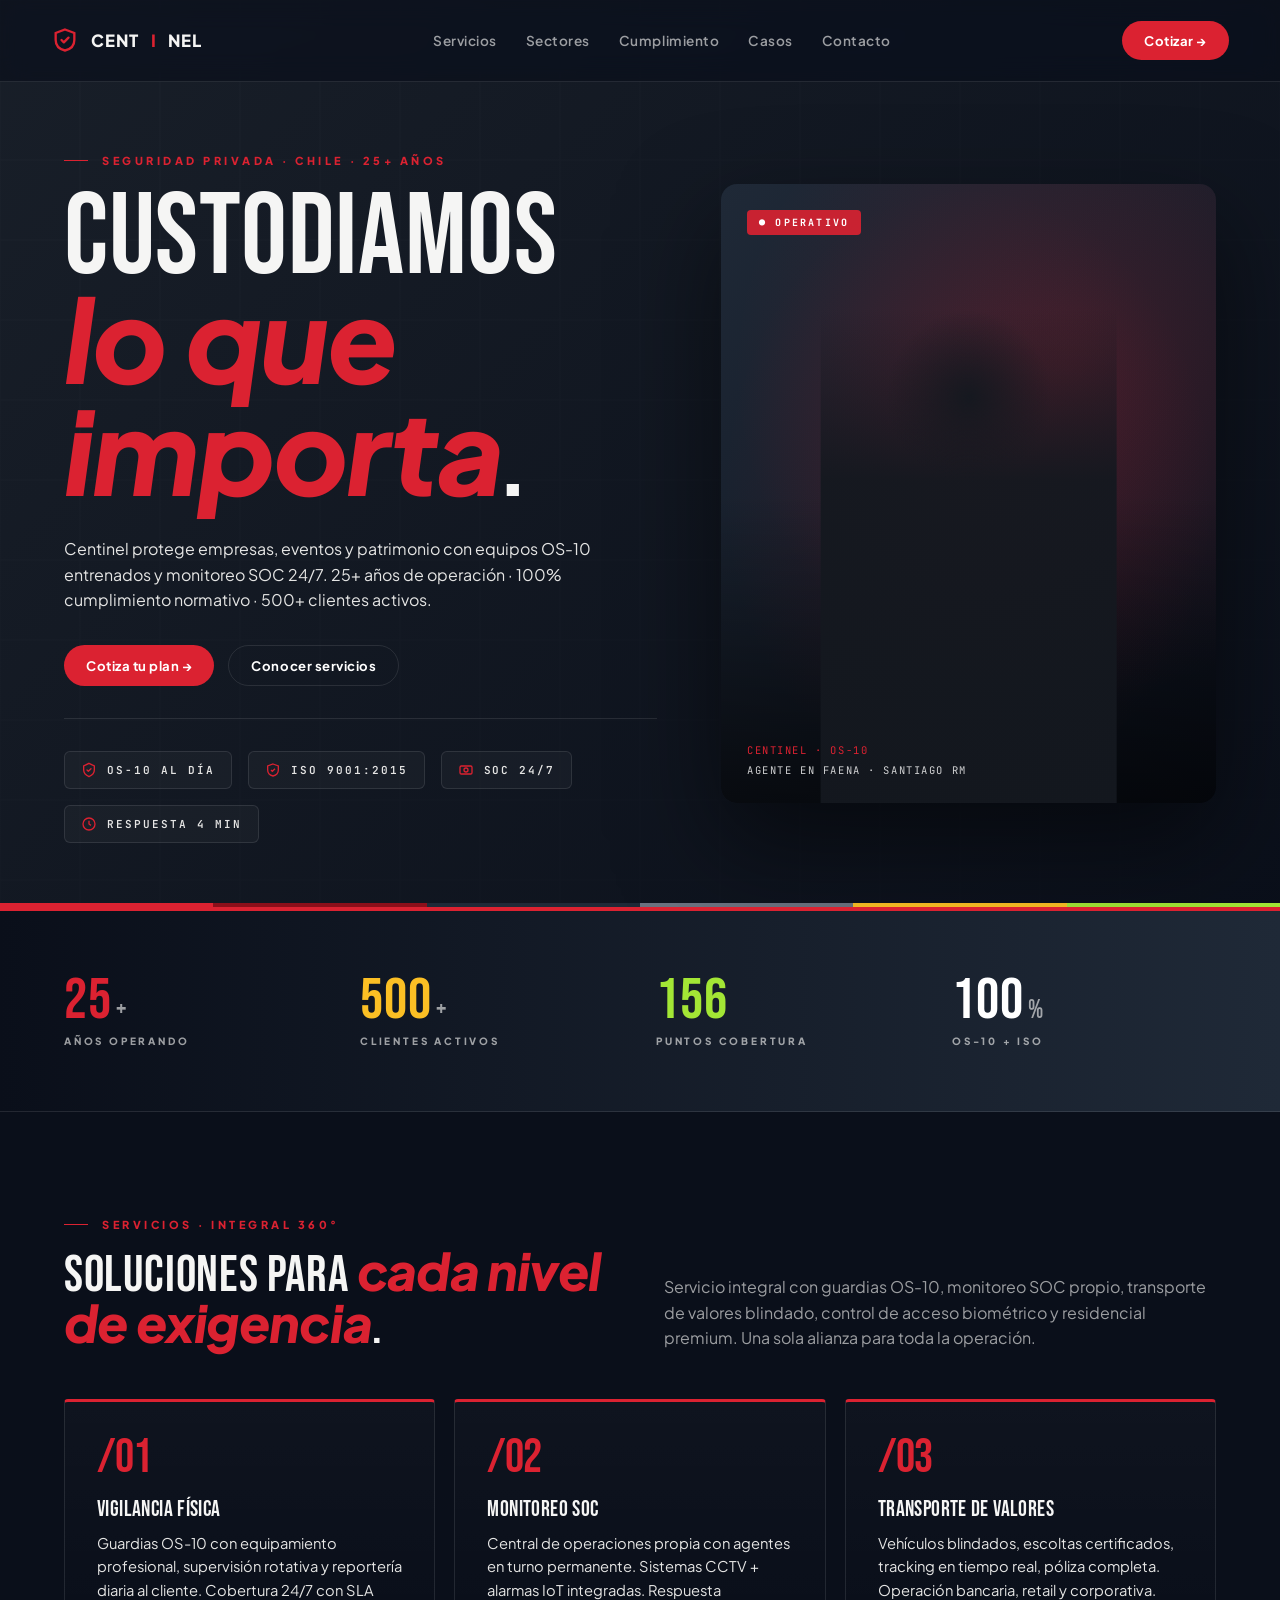
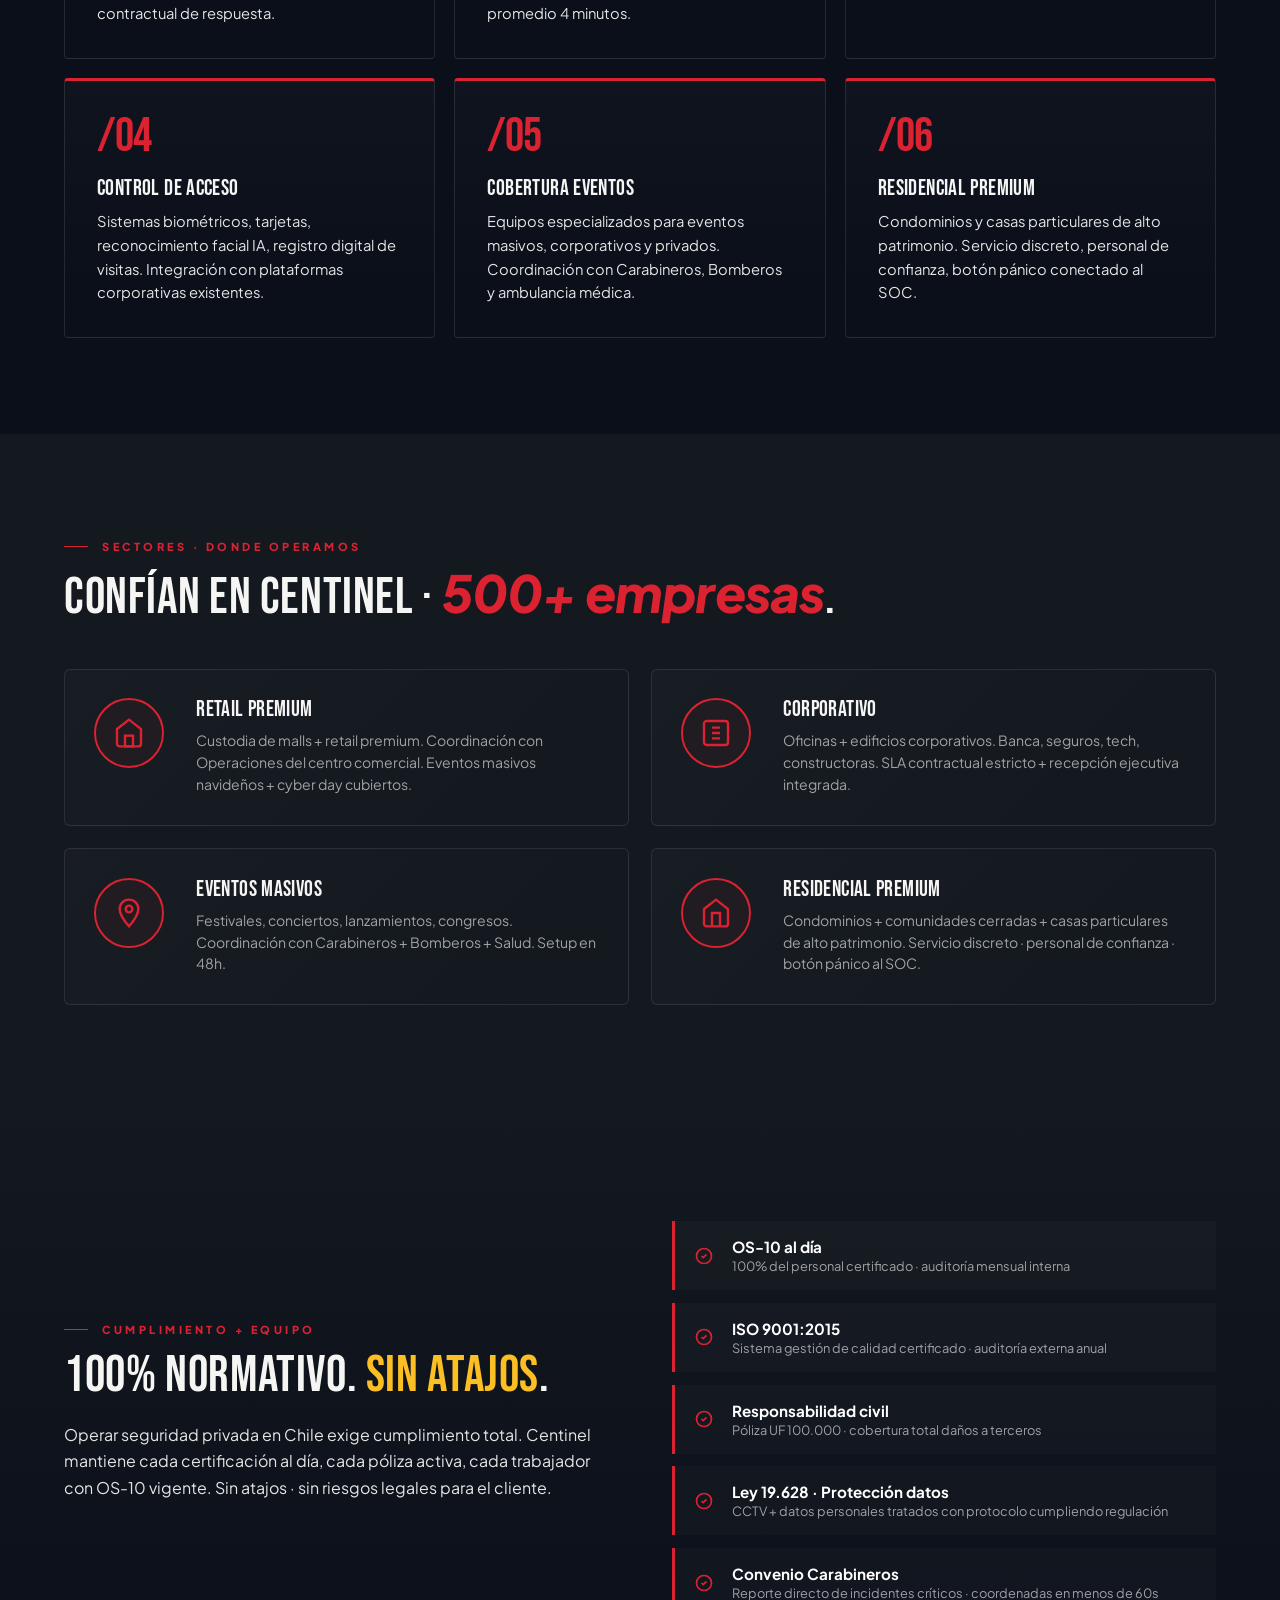
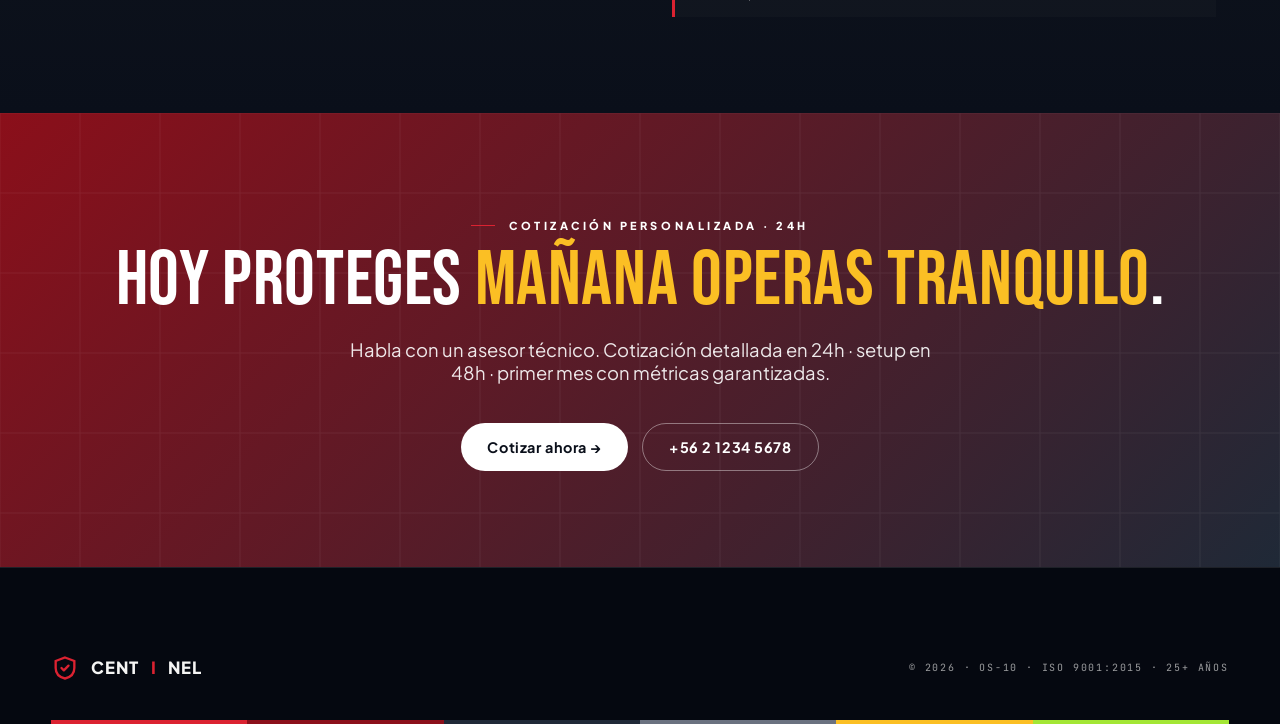
<file: web/index-blindada.html>
<!doctype html>
<html lang="es">
<head>
<meta charset="utf-8"/>
<meta name="viewport" content="width=device-width,initial-scale=1"/>
<title>Centinel · v1 Blindada · Institucional</title>
<link rel="preconnect" href="https://fonts.googleapis.com">
<link rel="preconnect" href="https://fonts.gstatic.com" crossorigin>
<link href="https://fonts.googleapis.com/css2?family=Bebas+Neue&family=Plus+Jakarta+Sans:ital,wght@0,400;0,700;0,800;0,900;1,900&family=JetBrains+Mono:wght@400;600&display=swap" rel="stylesheet">
<link rel="stylesheet" href="shared/styles.css"/>
<style>
  /* === V1 BLINDADA · institucional sobria, corporate-first === */
  body { background: #14181F; }

  /* Hero corporate sobrio */
  .bl-hero {
    position: relative; min-height: 90vh; overflow: hidden;
    padding: 9rem clamp(2rem, 5vw, 5rem) 4rem;
    background:
      linear-gradient(135deg, rgba(31,41,55,0.4) 0%, rgba(10,15,26,0.95) 100%),
      url("data:image/svg+xml,%3Csvg width='80' height='80' xmlns='http://www.w3.org/2000/svg'%3E%3Crect width='80' height='80' fill='none' stroke='%23ffffff08' stroke-width='1'/%3E%3C/svg%3E");
  }
  .bl-hero-grid { display: grid; grid-template-columns: 1.2fr 1fr; gap: 4rem; align-items: center; max-width: 1320px; margin: 0 auto; position: relative; z-index: 5; }
  @media (max-width: 980px) { .bl-hero-grid { grid-template-columns: 1fr; } }

  .bl-cred-row {
    display: flex; gap: 1rem; flex-wrap: wrap; align-items: center;
    margin-top: 2rem; padding-top: 2rem; border-top: 1px solid var(--cnt-line);
  }
  .bl-cred {
    display: inline-flex; align-items: center; gap: 10px;
    padding: 10px 16px; border-radius: 6px;
    background: rgba(255,255,255,0.03); border: 1px solid var(--cnt-line);
    font-family: var(--f-mono); font-size: 11px; letter-spacing: 0.18em;
    color: var(--cnt-ink-2); text-transform: uppercase; font-weight: 600;
  }
  .bl-cred svg { color: var(--cnt-red); }

  /* Hero visual side - foto stock simulada */
  .bl-photo {
    aspect-ratio: 4/5; border-radius: 16px; overflow: hidden;
    position: relative; box-shadow: 0 40px 100px rgba(0,0,0,0.5);
    background:
      radial-gradient(ellipse at center, rgba(219,34,49,0.15) 0%, transparent 70%),
      linear-gradient(135deg, #1F2937 0%, #0A0F1A 100%);
  }
  .bl-photo::before {
    content: ""; position: absolute; inset: 0;
    background:
      linear-gradient(180deg, transparent 50%, rgba(0,0,0,0.6) 100%),
      radial-gradient(circle at 70% 30%, rgba(219,34,49,0.20), transparent 60%);
  }
  /* Simulated guard silhouette */
  .bl-photo::after {
    content: ""; position: absolute; bottom: 0; left: 50%; transform: translateX(-50%);
    width: 60%; height: 80%;
    background:
      radial-gradient(ellipse 40% 25% at 50% 18%, rgba(20,24,31,0.95), transparent 70%),
      linear-gradient(180deg, transparent 0%, rgba(20,24,31,0.95) 35%);
  }
  .bl-photo-overlay {
    position: absolute; inset: 0; z-index: 2;
    display: flex; flex-direction: column; justify-content: space-between; padding: 1.6rem;
  }
  .bl-photo-tag {
    display: inline-flex; width: fit-content; padding: 6px 12px;
    background: rgba(219,34,49,0.9); border-radius: 4px;
    font-family: var(--f-mono); font-size: 10px; color: #fff;
    letter-spacing: 0.22em; text-transform: uppercase; font-weight: 700;
  }
  .bl-photo-meta {
    font-family: var(--f-mono); font-size: 10.5px; color: rgba(255,255,255,0.8);
    letter-spacing: 0.15em; text-transform: uppercase;
  }

  /* Services 3-col block */
  .bl-services { padding: 6rem clamp(2rem, 5vw, 5rem); position: relative; background: #0A0F1A; }
  .bl-services-head {
    display: grid; grid-template-columns: 1fr 1fr; gap: 3rem; align-items: end;
    margin-bottom: 3rem;
  }
  @media (max-width: 800px) { .bl-services-head { grid-template-columns: 1fr; } }

  .bl-svc {
    position: relative; padding: 2rem; height: 100%;
    background: linear-gradient(180deg, rgba(255,255,255,0.025), transparent);
    border: 1px solid var(--cnt-line); border-radius: 4px;
    transition: all .35s var(--ease);
    border-top: 3px solid var(--cnt-red);
  }
  .bl-svc:hover { background: linear-gradient(180deg, rgba(219,34,49,0.06), transparent); transform: translateY(-3px); box-shadow: 0 18px 40px rgba(0,0,0,0.4); }
  .bl-svc-num {
    font-family: var(--f-display); font-size: 3rem; line-height: 1;
    color: var(--cnt-red); letter-spacing: -0.02em; margin-bottom: 1rem;
  }

  /* Stats bar institucional */
  .bl-stats-bar {
    padding: 4rem clamp(2rem, 5vw, 5rem);
    background: linear-gradient(90deg, var(--cnt-navy), #1F2937);
    border-top: 4px solid var(--cnt-red);
    border-bottom: 1px solid var(--cnt-line);
  }
  .bl-stats {
    display: grid; grid-template-columns: repeat(4, 1fr); gap: 2rem;
    max-width: 1200px; margin: 0 auto;
  }
  @media (max-width: 800px) { .bl-stats { grid-template-columns: 1fr 1fr; } }

  /* Sectores */
  .bl-sectors { padding: 6rem clamp(2rem, 5vw, 5rem); position: relative; background: #14181F; }
  .bl-sec-grid { display: grid; grid-template-columns: repeat(2, 1fr); gap: 1.4rem; }
  @media (max-width: 800px) { .bl-sec-grid { grid-template-columns: 1fr; } }
  .bl-sec {
    display: grid; grid-template-columns: 80px 1fr; gap: 1.4rem; align-items: start;
    padding: 1.8rem; border: 1px solid var(--cnt-line); border-radius: 6px;
    background: linear-gradient(135deg, rgba(255,255,255,0.02), transparent);
    transition: all .35s var(--ease);
  }
  .bl-sec:hover { border-color: rgba(219,34,49,0.40); transform: translateY(-2px); }
  .bl-sec-icon {
    width: 70px; height: 70px; border-radius: 50%;
    border: 2px solid var(--cnt-red); display: grid; place-items: center;
    color: var(--cnt-red); background: rgba(219,34,49,0.05);
  }

  /* Cumplimiento + equipo */
  .bl-compliance {
    padding: 6rem clamp(2rem, 5vw, 5rem); position: relative;
    background: linear-gradient(180deg, #14181F, #0A0F1A);
  }
  .bl-comp-grid { display: grid; grid-template-columns: 1fr 1fr; gap: 4rem; align-items: center; }
  @media (max-width: 980px) { .bl-comp-grid { grid-template-columns: 1fr; } }
  .bl-comp-list { display: grid; gap: .8rem; margin-top: 1.5rem; }
  .bl-comp-item {
    display: grid; grid-template-columns: 24px 1fr; gap: 14px; align-items: center;
    padding: 1rem 1.2rem; border-left: 3px solid var(--cnt-red);
    background: rgba(255,255,255,0.02);
  }
  .bl-comp-item svg { color: var(--cnt-red); }

  /* CTA institucional */
  .bl-cta {
    padding: 6rem clamp(2rem, 5vw, 5rem);
    background: linear-gradient(135deg, var(--cnt-red-deep) 0%, #1F2937 100%);
    text-align: center; position: relative; overflow: hidden;
  }
  .bl-cta::before {
    content: ""; position: absolute; inset: 0;
    background: url("data:image/svg+xml,%3Csvg width='80' height='80' xmlns='http://www.w3.org/2000/svg'%3E%3Crect width='80' height='80' fill='none' stroke='%23ffffff10' stroke-width='1'/%3E%3C/svg%3E");
  }
</style>
</head>
<body>

<!-- TOPBAR -->
<header class="cnt-topbar">
  <a href="#" class="cnt-logo">
    <svg viewBox="0 0 24 24" fill="none" stroke="#DB2231" stroke-width="2"><path d="M12 3l8 3v6c0 5-3.5 8-8 9-4.5-1-8-4-8-9V6l8-3z"/><path d="M9 12l2 2 4-4" stroke-linecap="round" stroke-linejoin="round"/></svg>
    Cent<span class="dot">i</span>nel
  </a>
  <nav class="cnt-nav">
    <a href="#servicios">Servicios</a>
    <a href="#sectores">Sectores</a>
    <a href="#compliance">Cumplimiento</a>
    <a href="#casos">Casos</a>
    <a href="#contacto">Contacto</a>
  </nav>
  <a href="#contacto" class="cnt-cta">Cotizar →</a>
</header>

<!-- HERO -->
<section class="bl-hero">
  <div class="bl-hero-grid">
    <div>
      <div class="cnt-kicker cnt-fade" style="margin-bottom: 1.4rem;">Seguridad Privada · Chile · 25+ años</div>
      <h1 class="cnt-display-xl cnt-fade cnt-fade-d2" style="font-size: clamp(3.5rem, 9vw, 9rem);">
        Custodiamos<br/><span class="cnt-hl">lo que importa</span>.
      </h1>
      <p class="cnt-hero-sub cnt-fade cnt-fade-d3" style="margin-top: 1.6rem;">
        Centinel protege empresas, eventos y patrimonio con equipos OS-10 entrenados y monitoreo SOC 24/7. 25+ años de operación · 100% cumplimiento normativo · 500+ clientes activos.
      </p>

      <div style="display: flex; gap: 14px; margin-top: 2rem; flex-wrap: wrap;" class="cnt-fade cnt-fade-d4">
        <a href="#contacto" class="cnt-cta">Cotiza tu plan →</a>
        <a href="#servicios" style="display: inline-flex; align-items: center; padding: 11px 22px; border-radius: 999px; border: 1px solid var(--cnt-line); color: #fff; font-family: var(--f-body); font-weight: 700; font-size: .82rem; letter-spacing: 0.04em;">Conocer servicios</a>
      </div>

      <div class="bl-cred-row cnt-fade cnt-fade-d5">
        <div class="bl-cred">
          <svg width="16" height="16" viewBox="0 0 24 24" fill="none" stroke="currentColor" stroke-width="2"><path d="M12 2l8 4v6c0 5-3.5 8-8 10-4.5-2-8-5-8-10V6l8-4z"/><path d="M9 12l2 2 4-4" stroke-linecap="round" stroke-linejoin="round"/></svg>
          OS-10 al día
        </div>
        <div class="bl-cred">
          <svg width="16" height="16" viewBox="0 0 24 24" fill="none" stroke="currentColor" stroke-width="2"><path d="M9 12l2 2 4-4"/><path d="M12 3l8 3v6c0 5-3.5 8-8 9-4.5-1-8-4-8-9V6l8-3z"/></svg>
          ISO 9001:2015
        </div>
        <div class="bl-cred">
          <svg width="16" height="16" viewBox="0 0 24 24" fill="none" stroke="currentColor" stroke-width="2"><rect x="3" y="6" width="18" height="12" rx="2"/><circle cx="12" cy="12" r="3"/></svg>
          SOC 24/7
        </div>
        <div class="bl-cred">
          <svg width="16" height="16" viewBox="0 0 24 24" fill="none" stroke="currentColor" stroke-width="2"><circle cx="12" cy="12" r="9"/><path d="M12 7v5l3 2"/></svg>
          Respuesta 4 min
        </div>
      </div>
    </div>

    <div class="bl-photo cnt-fade cnt-fade-d3">
      <div class="bl-photo-overlay">
        <span class="bl-photo-tag">● OPERATIVO</span>
        <div>
          <div class="bl-photo-meta" style="color: var(--cnt-red);">CENTINEL · OS-10</div>
          <div class="bl-photo-meta" style="margin-top: 6px;">Agente en faena · Santiago RM</div>
        </div>
      </div>
    </div>
  </div>

  <div style="position: absolute; bottom: 0; left: 0; right: 0;"><div class="cnt-brand-bar"><span></span><span></span><span></span><span></span><span></span><span></span></div></div>
</section>

<!-- STATS BAR -->
<section class="bl-stats-bar">
  <div class="bl-stats">
    <div>
      <div class="cnt-stat-num" style="color: var(--cnt-red);">25<span class="suf">+</span></div>
      <div class="cnt-stat-lbl">Años operando</div>
    </div>
    <div>
      <div class="cnt-stat-num" style="color: #FBBF24;">500<span class="suf">+</span></div>
      <div class="cnt-stat-lbl">Clientes activos</div>
    </div>
    <div>
      <div class="cnt-stat-num" style="color: #A3E635;">156</div>
      <div class="cnt-stat-lbl">Puntos cobertura</div>
    </div>
    <div>
      <div class="cnt-stat-num" style="color: #fff;">100<span class="suf">%</span></div>
      <div class="cnt-stat-lbl">OS-10 + ISO</div>
    </div>
  </div>
</section>

<!-- SERVICIOS -->
<section id="servicios" class="bl-services">
  <div class="bl-services-head">
    <div>
      <div class="cnt-kicker">Servicios · integral 360°</div>
      <h2 class="cnt-display-md" style="margin-top: 1rem;">Soluciones para <span class="cnt-hl">cada nivel de exigencia</span>.</h2>
    </div>
    <p style="font-size: 1rem; color: var(--cnt-mute); line-height: 1.6; max-width: 50ch;">
      Servicio integral con guardias OS-10, monitoreo SOC propio, transporte de valores blindado, control de acceso biométrico y residencial premium. Una sola alianza para toda la operación.
    </p>
  </div>

  <div style="display: grid; grid-template-columns: repeat(3, 1fr); gap: 1.2rem;">
    <article class="bl-svc">
      <div class="bl-svc-num">/01</div>
      <h3 class="cnt-h3" style="margin-bottom: .6rem;">Vigilancia física</h3>
      <p style="font-size: .92rem; color: var(--cnt-ink-2); line-height: 1.6;">Guardias OS-10 con equipamiento profesional, supervisión rotativa y reportería diaria al cliente. Cobertura 24/7 con SLA contractual de respuesta.</p>
    </article>
    <article class="bl-svc">
      <div class="bl-svc-num">/02</div>
      <h3 class="cnt-h3" style="margin-bottom: .6rem;">Monitoreo SOC</h3>
      <p style="font-size: .92rem; color: var(--cnt-ink-2); line-height: 1.6;">Central de operaciones propia con agentes en turno permanente. Sistemas CCTV + alarmas IoT integradas. Respuesta promedio 4 minutos.</p>
    </article>
    <article class="bl-svc">
      <div class="bl-svc-num">/03</div>
      <h3 class="cnt-h3" style="margin-bottom: .6rem;">Transporte de valores</h3>
      <p style="font-size: .92rem; color: var(--cnt-ink-2); line-height: 1.6;">Vehículos blindados, escoltas certificados, tracking en tiempo real, póliza completa. Operación bancaria, retail y corporativa.</p>
    </article>
    <article class="bl-svc">
      <div class="bl-svc-num">/04</div>
      <h3 class="cnt-h3" style="margin-bottom: .6rem;">Control de acceso</h3>
      <p style="font-size: .92rem; color: var(--cnt-ink-2); line-height: 1.6;">Sistemas biométricos, tarjetas, reconocimiento facial IA, registro digital de visitas. Integración con plataformas corporativas existentes.</p>
    </article>
    <article class="bl-svc">
      <div class="bl-svc-num">/05</div>
      <h3 class="cnt-h3" style="margin-bottom: .6rem;">Cobertura eventos</h3>
      <p style="font-size: .92rem; color: var(--cnt-ink-2); line-height: 1.6;">Equipos especializados para eventos masivos, corporativos y privados. Coordinación con Carabineros, Bomberos y ambulancia médica.</p>
    </article>
    <article class="bl-svc">
      <div class="bl-svc-num">/06</div>
      <h3 class="cnt-h3" style="margin-bottom: .6rem;">Residencial premium</h3>
      <p style="font-size: .92rem; color: var(--cnt-ink-2); line-height: 1.6;">Condominios y casas particulares de alto patrimonio. Servicio discreto, personal de confianza, botón pánico conectado al SOC.</p>
    </article>
  </div>
</section>

<!-- SECTORES -->
<section id="sectores" class="bl-sectors">
  <div class="cnt-section-head">
    <div class="cnt-kicker">Sectores · donde operamos</div>
    <h2 class="cnt-display-md" style="margin-top: 1rem;">Confían en Centinel · <span class="cnt-hl">500+ empresas</span>.</h2>
  </div>

  <div class="bl-sec-grid">
    <div class="bl-sec">
      <div class="bl-sec-icon"><svg width="32" height="32" viewBox="0 0 24 24" fill="none" stroke="currentColor" stroke-width="1.8"><path d="M3 9l9-7 9 7v11a2 2 0 01-2 2H5a2 2 0 01-2-2z"/><rect x="9" y="14" width="6" height="8"/></svg></div>
      <div>
        <h4 class="cnt-h3" style="margin-bottom: .5rem;">Retail premium</h4>
        <p style="font-size: .88rem; color: var(--cnt-mute); line-height: 1.55;">Custodia de malls + retail premium. Coordinación con Operaciones del centro comercial. Eventos masivos navideños + cyber day cubiertos.</p>
      </div>
    </div>
    <div class="bl-sec">
      <div class="bl-sec-icon"><svg width="32" height="32" viewBox="0 0 24 24" fill="none" stroke="currentColor" stroke-width="1.8"><rect x="3" y="3" width="18" height="18" rx="2"/><path d="M9 8h6M9 12h6M9 16h6"/></svg></div>
      <div>
        <h4 class="cnt-h3" style="margin-bottom: .5rem;">Corporativo</h4>
        <p style="font-size: .88rem; color: var(--cnt-mute); line-height: 1.55;">Oficinas + edificios corporativos. Banca, seguros, tech, constructoras. SLA contractual estricto + recepción ejecutiva integrada.</p>
      </div>
    </div>
    <div class="bl-sec">
      <div class="bl-sec-icon"><svg width="32" height="32" viewBox="0 0 24 24" fill="none" stroke="currentColor" stroke-width="1.8"><path d="M12 2C8 2 5 5 5 9c0 5 7 13 7 13s7-8 7-13c0-4-3-7-7-7z"/><circle cx="12" cy="9" r="2.5"/></svg></div>
      <div>
        <h4 class="cnt-h3" style="margin-bottom: .5rem;">Eventos masivos</h4>
        <p style="font-size: .88rem; color: var(--cnt-mute); line-height: 1.55;">Festivales, conciertos, lanzamientos, congresos. Coordinación con Carabineros + Bomberos + Salud. Setup en 48h.</p>
      </div>
    </div>
    <div class="bl-sec">
      <div class="bl-sec-icon"><svg width="32" height="32" viewBox="0 0 24 24" fill="none" stroke="currentColor" stroke-width="1.8"><path d="M3 9l9-7 9 7v11a2 2 0 01-2 2H5a2 2 0 01-2-2z"/><path d="M9 22V12h6v10"/></svg></div>
      <div>
        <h4 class="cnt-h3" style="margin-bottom: .5rem;">Residencial premium</h4>
        <p style="font-size: .88rem; color: var(--cnt-mute); line-height: 1.55;">Condominios + comunidades cerradas + casas particulares de alto patrimonio. Servicio discreto · personal de confianza · botón pánico al SOC.</p>
      </div>
    </div>
  </div>
</section>

<!-- COMPLIANCE -->
<section id="compliance" class="bl-compliance">
  <div class="bl-comp-grid">
    <div>
      <div class="cnt-kicker">Cumplimiento + Equipo</div>
      <h2 class="cnt-display-md" style="margin: 1rem 0 1.4rem;">100% normativo. <span class="cnt-hl-y">Sin atajos</span>.</h2>
      <p style="font-size: 1rem; color: var(--cnt-ink-2); line-height: 1.65; max-width: 50ch;">
        Operar seguridad privada en Chile exige cumplimiento total. Centinel mantiene cada certificación al día, cada póliza activa, cada trabajador con OS-10 vigente. Sin atajos · sin riesgos legales para el cliente.
      </p>
    </div>

    <div class="bl-comp-list">
      <div class="bl-comp-item">
        <svg width="20" height="20" viewBox="0 0 24 24" fill="none" stroke="currentColor" stroke-width="2"><path d="M9 12l2 2 4-4"/><circle cx="12" cy="12" r="9"/></svg>
        <div>
          <div style="font-family: var(--f-body); font-weight: 700; font-size: .95rem; color: #fff;">OS-10 al día</div>
          <div style="font-size: .8rem; color: var(--cnt-mute); margin-top: 2px;">100% del personal certificado · auditoría mensual interna</div>
        </div>
      </div>
      <div class="bl-comp-item">
        <svg width="20" height="20" viewBox="0 0 24 24" fill="none" stroke="currentColor" stroke-width="2"><path d="M9 12l2 2 4-4"/><circle cx="12" cy="12" r="9"/></svg>
        <div>
          <div style="font-family: var(--f-body); font-weight: 700; font-size: .95rem; color: #fff;">ISO 9001:2015</div>
          <div style="font-size: .8rem; color: var(--cnt-mute); margin-top: 2px;">Sistema gestión de calidad certificado · auditoría externa anual</div>
        </div>
      </div>
      <div class="bl-comp-item">
        <svg width="20" height="20" viewBox="0 0 24 24" fill="none" stroke="currentColor" stroke-width="2"><path d="M9 12l2 2 4-4"/><circle cx="12" cy="12" r="9"/></svg>
        <div>
          <div style="font-family: var(--f-body); font-weight: 700; font-size: .95rem; color: #fff;">Responsabilidad civil</div>
          <div style="font-size: .8rem; color: var(--cnt-mute); margin-top: 2px;">Póliza UF 100.000 · cobertura total daños a terceros</div>
        </div>
      </div>
      <div class="bl-comp-item">
        <svg width="20" height="20" viewBox="0 0 24 24" fill="none" stroke="currentColor" stroke-width="2"><path d="M9 12l2 2 4-4"/><circle cx="12" cy="12" r="9"/></svg>
        <div>
          <div style="font-family: var(--f-body); font-weight: 700; font-size: .95rem; color: #fff;">Ley 19.628 · Protección datos</div>
          <div style="font-size: .8rem; color: var(--cnt-mute); margin-top: 2px;">CCTV + datos personales tratados con protocolo cumpliendo regulación</div>
        </div>
      </div>
      <div class="bl-comp-item">
        <svg width="20" height="20" viewBox="0 0 24 24" fill="none" stroke="currentColor" stroke-width="2"><path d="M9 12l2 2 4-4"/><circle cx="12" cy="12" r="9"/></svg>
        <div>
          <div style="font-family: var(--f-body); font-weight: 700; font-size: .95rem; color: #fff;">Convenio Carabineros</div>
          <div style="font-size: .8rem; color: var(--cnt-mute); margin-top: 2px;">Reporte directo de incidentes críticos · coordenadas en menos de 60s</div>
        </div>
      </div>
    </div>
  </div>
</section>

<!-- CTA -->
<section id="contacto" class="bl-cta">
  <div style="position: relative; z-index: 2;">
    <div class="cnt-kicker" style="display: inline-flex; margin-bottom: 1rem; color: #fff;">Cotización personalizada · 24h</div>
    <h2 class="cnt-display-lg" style="margin-bottom: 1.4rem; color: #fff;">Hoy proteges <span class="cnt-hl-y">mañana operas tranquilo</span>.</h2>
    <p style="font-size: 1.15rem; color: rgba(255,255,255,0.9); max-width: 600px; margin: 0 auto 2.4rem;">
      Habla con un asesor técnico. Cotización detallada en 24h · setup en 48h · primer mes con métricas garantizadas.
    </p>
    <div style="display: flex; gap: 14px; justify-content: center; flex-wrap: wrap;">
      <a href="#" style="display: inline-flex; align-items: center; gap: 10px; padding: 14px 26px; border-radius: 999px; background: #fff; color: var(--cnt-navy); font-family: var(--f-body); font-weight: 700; font-size: .9rem; letter-spacing: 0.04em;">Cotizar ahora →</a>
      <a href="#" style="display: inline-flex; align-items: center; padding: 14px 26px; border-radius: 999px; border: 1px solid rgba(255,255,255,0.4); color: #fff; font-family: var(--f-body); font-weight: 700; font-size: .9rem; letter-spacing: 0.04em;">+56 2 1234 5678</a>
    </div>
  </div>
</section>

<footer class="cnt-footer">
  <div style="padding: 2.4rem 0; display: flex; justify-content: space-between; align-items: center; flex-wrap: wrap; gap: 1rem;">
    <a href="#" class="cnt-logo">
      <svg viewBox="0 0 24 24" fill="none" stroke="#DB2231" stroke-width="2"><path d="M12 3l8 3v6c0 5-3.5 8-8 9-4.5-1-8-4-8-9V6l8-3z"/><path d="M9 12l2 2 4-4" stroke-linecap="round" stroke-linejoin="round"/></svg>
      Cent<span class="dot">i</span>nel
    </a>
    <div style="font-family: var(--f-mono); font-size: 10px; letter-spacing: 0.18em; color: var(--cnt-mute); text-transform: uppercase;">© 2026 · OS-10 · ISO 9001:2015 · 25+ años</div>
  </div>
  <div><div class="cnt-brand-bar"><span></span><span></span><span></span><span></span><span></span><span></span></div></div>
</footer>

</body>
</html>
</file>
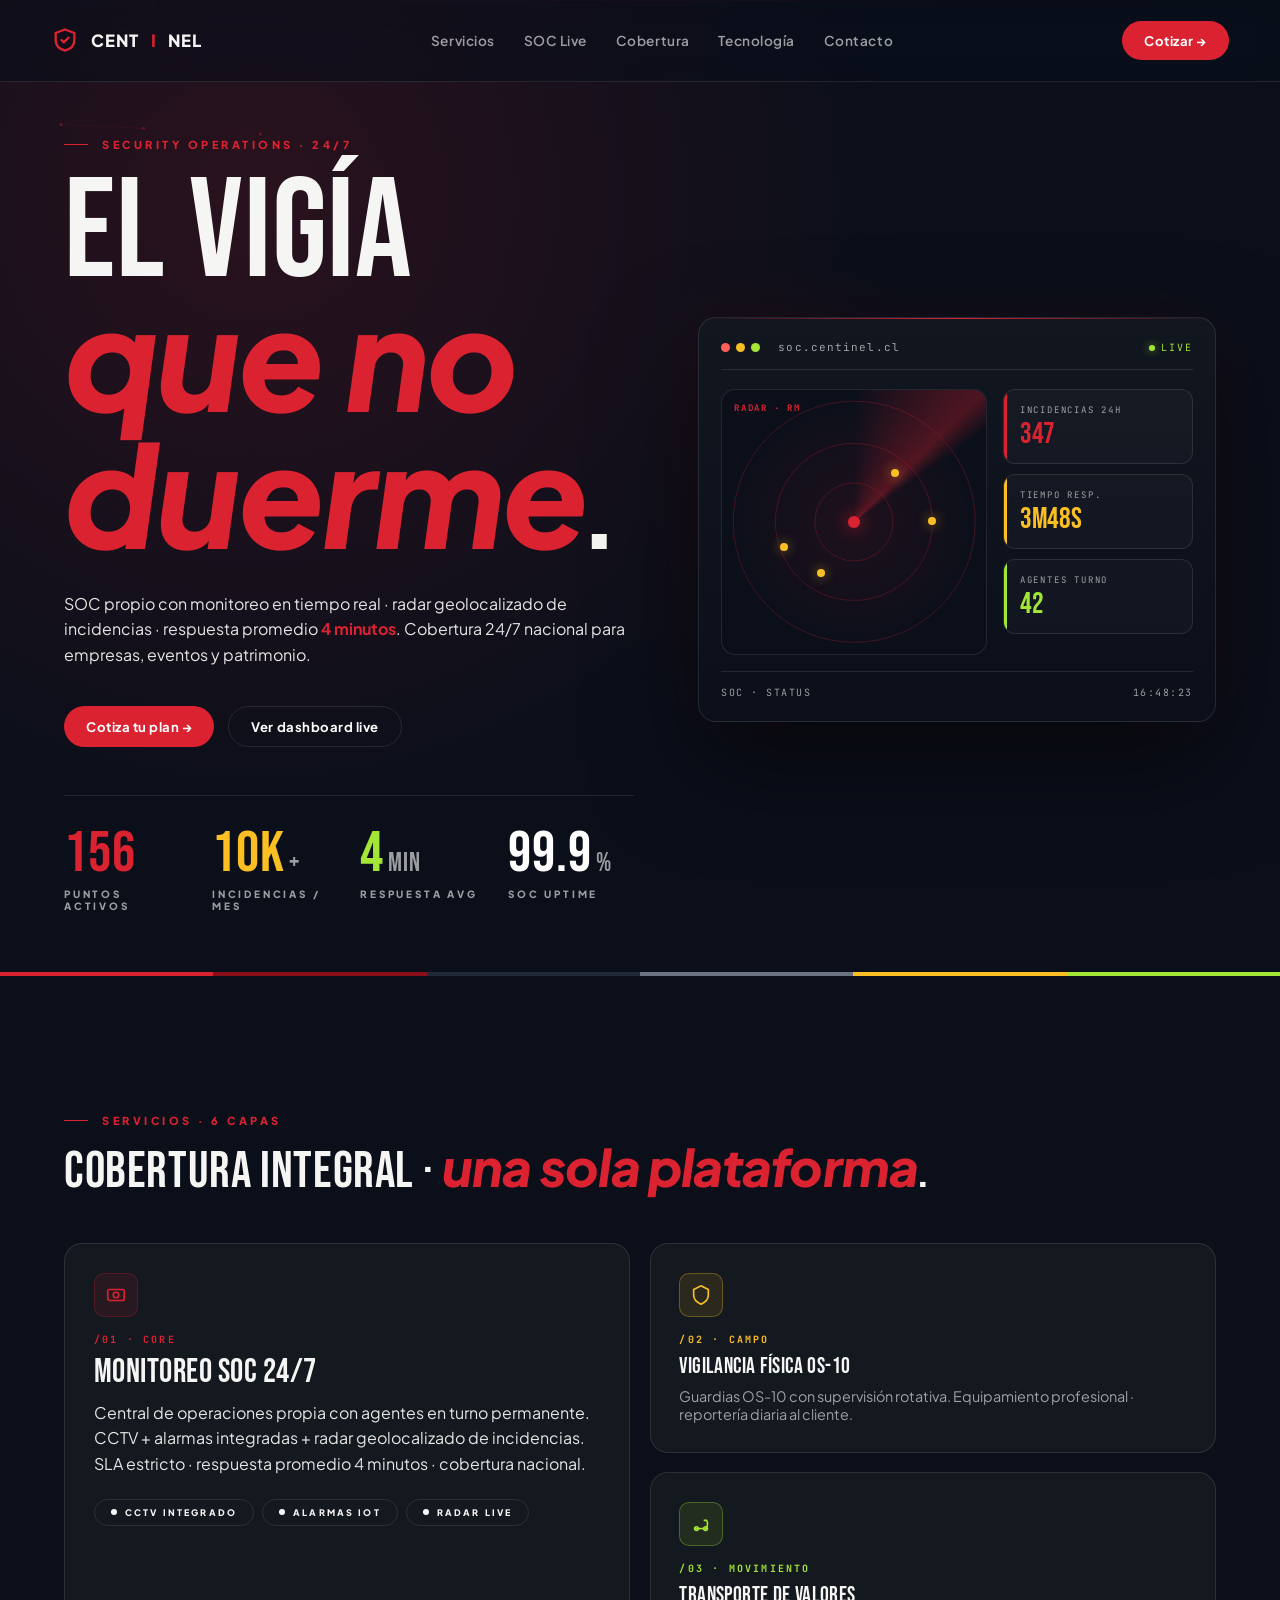
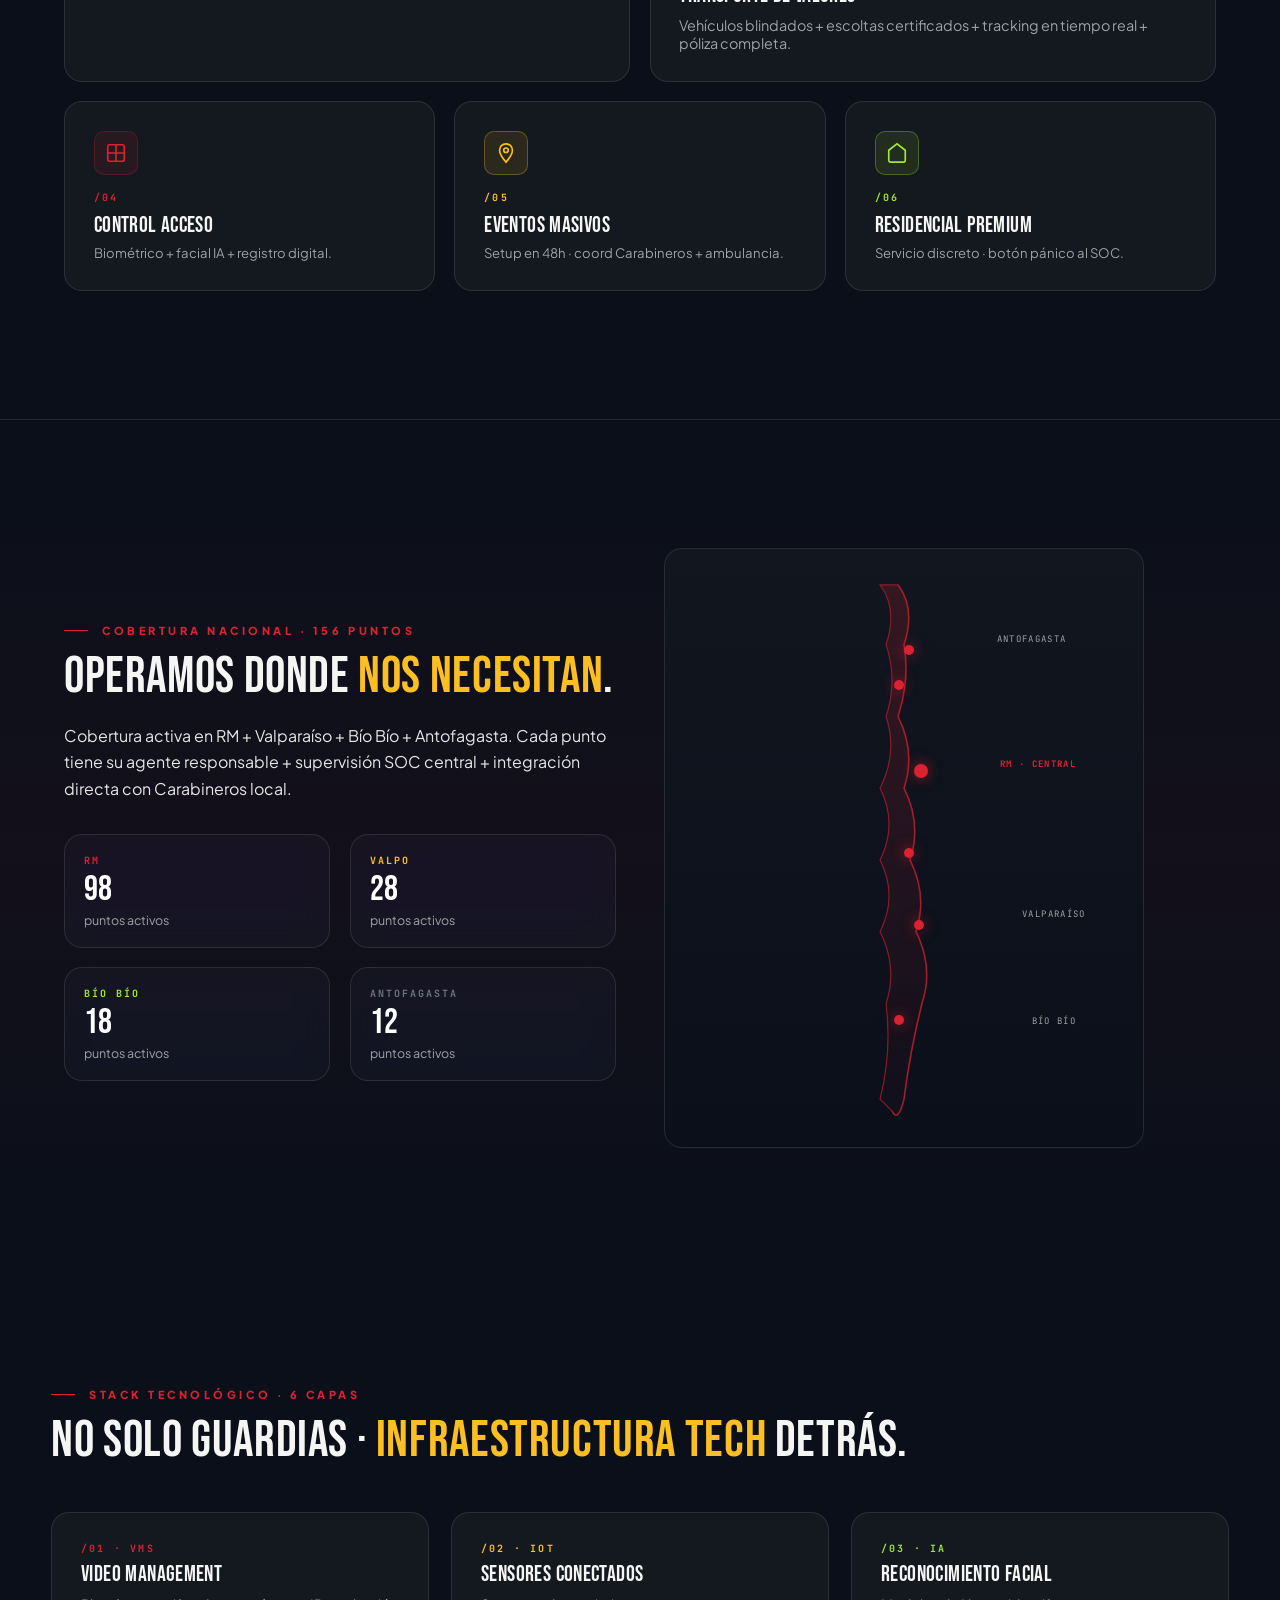
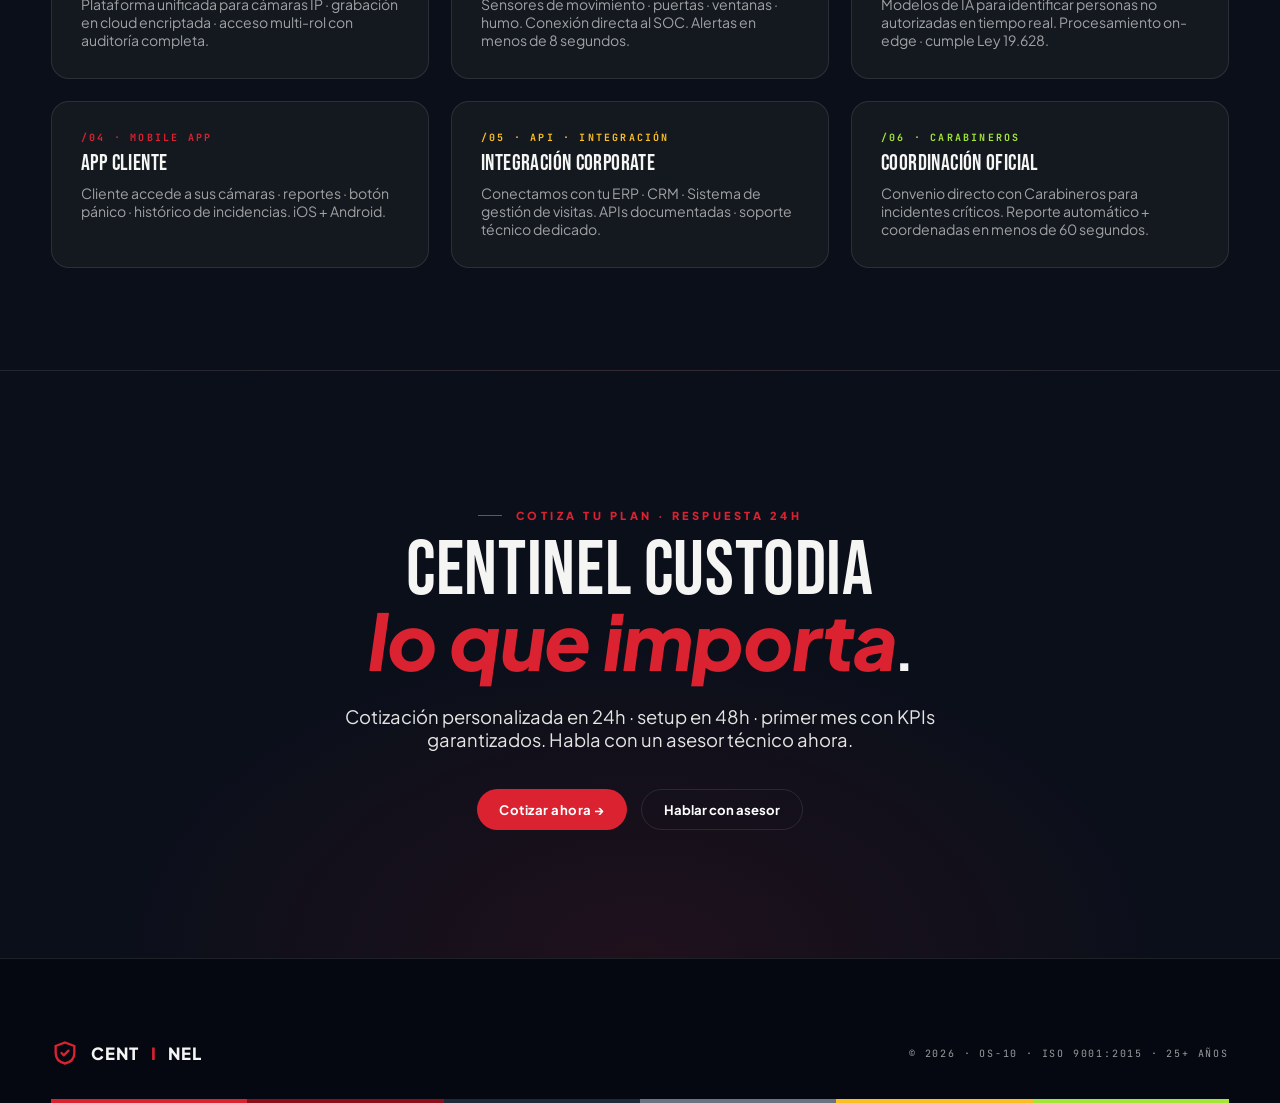
<file: web/index-radar.html>
<!doctype html>
<html lang="es">
<head>
<meta charset="utf-8"/>
<meta name="viewport" content="width=device-width,initial-scale=1"/>
<title>Centinel · v2 Radar · High-tech SOC</title>
<link rel="preconnect" href="https://fonts.googleapis.com">
<link rel="preconnect" href="https://fonts.gstatic.com" crossorigin>
<link href="https://fonts.googleapis.com/css2?family=Bebas+Neue&family=Plus+Jakarta+Sans:ital,wght@0,400;0,700;0,800;0,900;1,900&family=JetBrains+Mono:wght@400;600&display=swap" rel="stylesheet">
<link rel="stylesheet" href="shared/styles.css"/>
<style>
  /* === V2 RADAR · high-tech B2B premium === */
  body { background: #0A0F1A; }

  /* HERO con red de fondo animada */
  .radar-hero {
    position: relative; min-height: 100vh; overflow: hidden;
    padding: 8rem clamp(2rem, 5vw, 5rem) 4rem;
  }
  .radar-hero::before {
    content: ""; position: absolute; inset: 0;
    background:
      radial-gradient(circle at 20% 20%, rgba(219,34,49,0.15), transparent 50%),
      linear-gradient(180deg, transparent, rgba(10,15,26,0.9));
    z-index: 0;
  }

  /* Nodes background canvas */
  .nodes-bg { position: absolute; inset: 0; z-index: 1; opacity: 0.5; }

  .radar-hero-grid {
    position: relative; z-index: 5;
    display: grid; grid-template-columns: 1.1fr 1fr; gap: 4rem;
    align-items: center; max-width: 1400px; margin: 0 auto;
  }
  @media (max-width: 1080px) { .radar-hero-grid { grid-template-columns: 1fr; } }

  /* Dashboard mockup */
  .dash {
    position: relative; padding: 1.4rem;
    background: linear-gradient(180deg, #11161F, #0A0F1A);
    border: 1px solid var(--cnt-line); border-radius: 18px;
    box-shadow: 0 40px 100px rgba(0,0,0,0.5), 0 0 80px rgba(219,34,49,0.08);
    overflow: hidden;
  }
  .dash::before {
    content: ""; position: absolute; top: 0; left: 0; right: 0; height: 1px;
    background: linear-gradient(90deg, transparent, var(--cnt-red), transparent);
  }
  .dash-bar {
    display: flex; justify-content: space-between; align-items: center;
    padding-bottom: .9rem; margin-bottom: 1.2rem; border-bottom: 1px solid var(--cnt-line);
  }
  .dash-controls { display: flex; gap: 6px; }
  .dash-controls span { width: 9px; height: 9px; border-radius: 50%; }
  .dash-grid { display: grid; grid-template-columns: 1.4fr 1fr; gap: 1rem; }
  .dash-radar {
    position: relative; aspect-ratio: 1/1; border-radius: 14px;
    background: radial-gradient(circle, rgba(219,34,49,0.10), transparent 70%), #0A0F1A;
    border: 1px solid var(--cnt-line); overflow: hidden;
  }
  .dash-radar .ring {
    position: absolute; top: 50%; left: 50%; transform: translate(-50%, -50%);
    border: 1px solid rgba(219,34,49,0.25); border-radius: 50%;
  }
  .dash-radar .r1 { width: 30%; height: 30%; }
  .dash-radar .r2 { width: 60%; height: 60%; }
  .dash-radar .r3 { width: 92%; height: 92%; }
  .dash-radar .sweep {
    position: absolute; inset: 0;
    background: conic-gradient(from 0deg at 50% 50%, transparent 0deg, rgba(219,34,49,0.32) 45deg, transparent 55deg);
    animation: radarSweep 4.5s linear infinite;
  }
  @keyframes radarSweep { to { transform: rotate(360deg); } }
  .dash-radar .center { position: absolute; top: 50%; left: 50%; transform: translate(-50%, -50%); width: 12px; height: 12px; border-radius: 50%; background: var(--cnt-red); box-shadow: 0 0 16px rgba(219,34,49,0.8); }
  .blip {
    position: absolute; width: 8px; height: 8px; border-radius: 50%; background: #FBBF24;
    box-shadow: 0 0 12px rgba(251,191,36,0.6); animation: blipPulse 1.6s ease-in-out infinite;
  }
  @keyframes blipPulse { 0%, 100% { opacity: 1; transform: scale(1); } 50% { opacity: 0.35; transform: scale(0.5); } }

  .dash-metrics { display: grid; gap: .65rem; align-content: start; }
  .dash-m {
    padding: .85rem 1rem; border-radius: 12px; background: rgba(255,255,255,0.025);
    border: 1px solid var(--cnt-line); position: relative; overflow: hidden;
  }
  .dash-m::before {
    content: ""; position: absolute; top: 0; left: 0; bottom: 0; width: 3px;
    background: var(--m-c, var(--cnt-red));
  }
  .dash-m-lbl { font-family: var(--f-mono); font-size: 9px; letter-spacing: 0.2em; color: var(--cnt-mute); text-transform: uppercase; margin-bottom: .3rem; }
  .dash-m-val { font-family: var(--f-display); font-size: 1.8rem; line-height: 1; letter-spacing: -0.01em; }

  .dash-foot {
    margin-top: 1rem; padding-top: .9rem; border-top: 1px solid var(--cnt-line);
    display: flex; justify-content: space-between; font-family: var(--f-mono); font-size: 10px;
    color: var(--cnt-mute); letter-spacing: 0.15em; text-transform: uppercase;
  }

  /* Services grid */
  .radar-services { padding: 8rem clamp(2rem, 5vw, 5rem); position: relative; }

  /* Bento layout */
  .bento { display: grid; grid-template-columns: repeat(6, 1fr); grid-auto-rows: minmax(180px, auto); gap: 1.2rem; }
  @media (max-width: 980px) { .bento { grid-template-columns: 1fr 1fr; } }
  .bento-item {
    position: relative; padding: 1.8rem; border-radius: 18px;
    background: var(--cnt-card); border: 1px solid var(--cnt-line);
    overflow: hidden; transition: all .4s var(--ease);
  }
  .bento-item:hover { transform: translateY(-4px); border-color: rgba(219,34,49,0.40); box-shadow: 0 30px 60px rgba(0,0,0,0.4); }
  .bento-item::before {
    content: ""; position: absolute; inset: 0;
    background: radial-gradient(circle at 80% 0%, var(--bento-glow, rgba(219,34,49,0.10)), transparent 60%);
    opacity: 0; transition: opacity .4s;
  }
  .bento-item:hover::before { opacity: 1; }
  .b-num { font-family: var(--f-mono); font-size: 10px; letter-spacing: 0.22em; color: var(--cnt-red); font-weight: 700; text-transform: uppercase; margin-bottom: .6rem; }
  .b-icon { width: 44px; height: 44px; border-radius: 10px; background: rgba(219,34,49,0.10); border: 1px solid rgba(219,34,49,0.25); display: grid; place-items: center; color: var(--cnt-red); margin-bottom: 1rem; }

  /* Bento sizes */
  .span-3 { grid-column: span 3; }
  .span-2 { grid-column: span 2; }
  .span-4 { grid-column: span 4; }
  .row-2 { grid-row: span 2; }
  @media (max-width: 980px) { .span-3, .span-2, .span-4 { grid-column: span 2; } .row-2 { grid-row: span 1; } }

  /* Coverage map */
  .map-section {
    padding: 8rem clamp(2rem, 5vw, 5rem); position: relative;
    background: linear-gradient(180deg, transparent, rgba(219,34,49,0.04), transparent);
    border-top: 1px solid var(--cnt-line);
  }
  .map-grid {
    display: grid; grid-template-columns: 1fr 1fr; gap: 3rem; align-items: center;
  }
  @media (max-width: 980px) { .map-grid { grid-template-columns: 1fr; } }
  .map-frame {
    position: relative; aspect-ratio: 4/5; max-width: 480px;
    border-radius: 18px; background: linear-gradient(180deg, #11161F, #0A0F1A);
    border: 1px solid var(--cnt-line); overflow: hidden;
  }
  .map-dot {
    position: absolute; width: 10px; height: 10px; border-radius: 50%;
    background: var(--cnt-red); box-shadow: 0 0 14px rgba(219,34,49,0.7);
    animation: blipPulse 2s ease-in-out infinite;
  }

  /* CTA */
  .radar-cta {
    padding: 8rem clamp(2rem, 5vw, 5rem); position: relative; text-align: center;
    background: radial-gradient(ellipse 60% 80% at 50% 100%, rgba(219,34,49,0.10), transparent 70%);
    border-top: 1px solid var(--cnt-line);
  }
</style>
</head>
<body>

<!-- TOPBAR -->
<header class="cnt-topbar">
  <a href="#" class="cnt-logo">
    <svg viewBox="0 0 24 24" fill="none" stroke="#DB2231" stroke-width="2"><path d="M12 3l8 3v6c0 5-3.5 8-8 9-4.5-1-8-4-8-9V6l8-3z"/><path d="M9 12l2 2 4-4" stroke-linecap="round" stroke-linejoin="round"/></svg>
    Cent<span class="dot">i</span>nel
  </a>
  <nav class="cnt-nav">
    <a href="#servicios">Servicios</a>
    <a href="#soc">SOC Live</a>
    <a href="#cobertura">Cobertura</a>
    <a href="#tech">Tecnología</a>
    <a href="#contacto">Contacto</a>
  </nav>
  <a href="#contacto" class="cnt-cta">Cotizar →</a>
</header>

<!-- HERO -->
<section class="radar-hero">
  <canvas class="nodes-bg" id="nodes"></canvas>
  <div class="cnt-scan"></div>

  <div class="radar-hero-grid">
    <div>
      <div class="cnt-kicker cnt-fade" style="margin-bottom: 1.4rem;">Security Operations · 24/7</div>
      <h1 class="cnt-display-xl cnt-fade cnt-fade-d2">El vigía<br/><span class="cnt-hl">que no duerme</span>.</h1>
      <p class="cnt-hero-sub cnt-fade cnt-fade-d3">
        SOC propio con monitoreo en tiempo real · radar geolocalizado de incidencias · respuesta promedio <strong style="color: var(--cnt-red)">4 minutos</strong>. Cobertura 24/7 nacional para empresas, eventos y patrimonio.
      </p>

      <div style="display: flex; gap: 14px; margin-top: 2.4rem; flex-wrap: wrap;" class="cnt-fade cnt-fade-d4">
        <a href="#contacto" class="cnt-cta">Cotiza tu plan →</a>
        <a href="#soc" style="display: inline-flex; align-items: center; padding: 11px 22px; border-radius: 999px; border: 1px solid var(--cnt-line); color: #fff; font-family: var(--f-body); font-weight: 700; font-size: .82rem; letter-spacing: 0.04em;">Ver dashboard live</a>
      </div>

      <div style="display: grid; grid-template-columns: repeat(4, 1fr); gap: 1.4rem; margin-top: 3rem; padding-top: 2rem; border-top: 1px solid var(--cnt-line);" class="cnt-fade cnt-fade-d5">
        <div><div class="cnt-stat-num" style="color: var(--cnt-red);">156</div><div class="cnt-stat-lbl">Puntos activos</div></div>
        <div><div class="cnt-stat-num" style="color: #FBBF24;">10K<span class="suf">+</span></div><div class="cnt-stat-lbl">Incidencias / mes</div></div>
        <div><div class="cnt-stat-num" style="color: #A3E635;">4<span class="suf">min</span></div><div class="cnt-stat-lbl">Respuesta avg</div></div>
        <div><div class="cnt-stat-num" style="color: #fff;">99.9<span class="suf">%</span></div><div class="cnt-stat-lbl">SOC uptime</div></div>
      </div>
    </div>

    <!-- Dashboard mockup -->
    <div class="dash cnt-fade cnt-fade-d3">
      <div class="dash-bar">
        <div style="display: flex; align-items: center; gap: 10px;">
          <div class="dash-controls">
            <span style="background: #FF5F57;"></span>
            <span style="background: #FBBF24;"></span>
            <span style="background: #A3E635;"></span>
          </div>
          <span style="margin-left: 8px; font-family: var(--f-mono); font-size: 11px; color: var(--cnt-mute); letter-spacing: 0.1em;">soc.centinel.cl</span>
        </div>
        <span style="display: inline-flex; align-items: center; gap: 6px; font-family: var(--f-mono); font-size: 10px; color: #A3E635; letter-spacing: 0.18em; text-transform: uppercase;"><span style="width: 6px; height: 6px; background: #A3E635; border-radius: 50%; box-shadow: 0 0 8px rgba(163,230,53,0.7);"></span>LIVE</span>
      </div>

      <div class="dash-grid">
        <div class="dash-radar">
          <div class="ring r3"></div>
          <div class="ring r2"></div>
          <div class="ring r1"></div>
          <div class="sweep"></div>
          <div class="center"></div>
          <div class="blip" style="top: 30%; left: 64%;"></div>
          <div class="blip" style="top: 68%; left: 36%; animation-delay: -.4s;"></div>
          <div class="blip" style="top: 48%; left: 78%; animation-delay: -.8s;"></div>
          <div class="blip" style="top: 58%; left: 22%; animation-delay: -1.2s;"></div>
          <div style="position: absolute; top: 12px; left: 12px; font-family: var(--f-mono); font-size: 9px; color: var(--cnt-red); letter-spacing: 0.18em; font-weight: 700;">RADAR · RM</div>
        </div>

        <div class="dash-metrics">
          <div class="dash-m" style="--m-c: #DB2231;">
            <div class="dash-m-lbl">Incidencias 24h</div>
            <div class="dash-m-val" style="color: var(--cnt-red);">347</div>
          </div>
          <div class="dash-m" style="--m-c: #FBBF24;">
            <div class="dash-m-lbl">Tiempo resp.</div>
            <div class="dash-m-val" style="color: #FBBF24;">3m48s</div>
          </div>
          <div class="dash-m" style="--m-c: #A3E635;">
            <div class="dash-m-lbl">Agentes turno</div>
            <div class="dash-m-val" style="color: #A3E635;">42</div>
          </div>
        </div>
      </div>

      <div class="dash-foot">
        <span>SOC · STATUS</span>
        <span id="liveTime">--:--:--</span>
      </div>
    </div>
  </div>

  <div style="position: absolute; bottom: 0; left: 0; right: 0;"><div class="cnt-brand-bar"><span></span><span></span><span></span><span></span><span></span><span></span></div></div>
</section>

<!-- SERVICIOS · BENTO -->
<section id="servicios" class="radar-services">
  <div class="cnt-section-head">
    <div class="cnt-kicker">Servicios · 6 capas</div>
    <h2 class="cnt-display-md" style="margin-top: 1rem; max-width: 900px;">Cobertura integral · <span class="cnt-hl">una sola plataforma</span>.</h2>
  </div>

  <div class="bento">
    <div class="bento-item span-3 row-2" style="--bento-glow: rgba(219,34,49,0.15);">
      <div class="b-icon"><svg width="22" height="22" viewBox="0 0 24 24" fill="none" stroke="currentColor" stroke-width="1.8"><rect x="3" y="6" width="18" height="12" rx="2"/><circle cx="12" cy="12" r="3"/></svg></div>
      <div class="b-num">/01 · CORE</div>
      <h3 class="cnt-h2" style="margin-bottom: .6rem;">Monitoreo SOC 24/7</h3>
      <p style="color: var(--cnt-ink-2); line-height: 1.6;">Central de operaciones propia con agentes en turno permanente. CCTV + alarmas integradas + radar geolocalizado de incidencias. SLA estricto · respuesta promedio 4 minutos · cobertura nacional.</p>
      <div style="display: flex; gap: 8px; margin-top: 1.4rem; flex-wrap: wrap;">
        <span class="cnt-pill outline" style="font-size: 9px;">CCTV integrado</span>
        <span class="cnt-pill outline" style="font-size: 9px;">Alarmas IoT</span>
        <span class="cnt-pill outline" style="font-size: 9px;">Radar live</span>
      </div>
    </div>

    <div class="bento-item span-3">
      <div class="b-icon" style="background: rgba(251,191,36,0.10); border-color: rgba(251,191,36,0.30); color: #FBBF24;"><svg width="22" height="22" viewBox="0 0 24 24" fill="none" stroke="currentColor" stroke-width="1.8"><path d="M12 2l8 4v6c0 5-3.5 8-8 10-4.5-2-8-5-8-10V6l8-4z"/></svg></div>
      <div class="b-num" style="color: #FBBF24;">/02 · CAMPO</div>
      <h3 class="cnt-h3" style="margin-bottom: .5rem;">Vigilancia física OS-10</h3>
      <p style="color: var(--cnt-mute); font-size: .9rem;">Guardias OS-10 con supervisión rotativa. Equipamiento profesional · reportería diaria al cliente.</p>
    </div>

    <div class="bento-item span-3">
      <div class="b-icon" style="background: rgba(163,230,53,0.10); border-color: rgba(163,230,53,0.30); color: #A3E635;"><svg width="22" height="22" viewBox="0 0 24 24" fill="none" stroke="currentColor" stroke-width="1.8"><path d="M16 17h2l1-4v-3l-1-2h-3"/><path d="M5 17h11"/><circle cx="7" cy="17" r="2"/><circle cx="17" cy="17" r="2"/></svg></div>
      <div class="b-num" style="color: #A3E635;">/03 · MOVIMIENTO</div>
      <h3 class="cnt-h3" style="margin-bottom: .5rem;">Transporte de valores</h3>
      <p style="color: var(--cnt-mute); font-size: .9rem;">Vehículos blindados + escoltas certificados + tracking en tiempo real + póliza completa.</p>
    </div>

    <div class="bento-item span-2">
      <div class="b-icon"><svg width="22" height="22" viewBox="0 0 24 24" fill="none" stroke="currentColor" stroke-width="1.8"><path d="M3 12h18M12 3v18"/><rect x="3" y="3" width="18" height="18" rx="2"/></svg></div>
      <div class="b-num">/04</div>
      <h3 class="cnt-h3">Control acceso</h3>
      <p style="color: var(--cnt-mute); font-size: .82rem; margin-top: .4rem;">Biométrico + facial IA + registro digital.</p>
    </div>
    <div class="bento-item span-2">
      <div class="b-icon" style="background: rgba(251,191,36,0.10); border-color: rgba(251,191,36,0.30); color: #FBBF24;"><svg width="22" height="22" viewBox="0 0 24 24" fill="none" stroke="currentColor" stroke-width="1.8"><path d="M12 2C8 2 5 5 5 9c0 5 7 13 7 13s7-8 7-13c0-4-3-7-7-7z"/><circle cx="12" cy="9" r="2.5"/></svg></div>
      <div class="b-num" style="color: #FBBF24;">/05</div>
      <h3 class="cnt-h3">Eventos masivos</h3>
      <p style="color: var(--cnt-mute); font-size: .82rem; margin-top: .4rem;">Setup en 48h · coord Carabineros + ambulancia.</p>
    </div>
    <div class="bento-item span-2">
      <div class="b-icon" style="background: rgba(163,230,53,0.10); border-color: rgba(163,230,53,0.30); color: #A3E635;"><svg width="22" height="22" viewBox="0 0 24 24" fill="none" stroke="currentColor" stroke-width="1.8"><path d="M3 9l9-7 9 7v11a2 2 0 01-2 2H5a2 2 0 01-2-2z"/></svg></div>
      <div class="b-num" style="color: #A3E635;">/06</div>
      <h3 class="cnt-h3">Residencial premium</h3>
      <p style="color: var(--cnt-mute); font-size: .82rem; margin-top: .4rem;">Servicio discreto · botón pánico al SOC.</p>
    </div>
  </div>
</section>

<!-- COBERTURA · mapa -->
<section id="cobertura" class="map-section">
  <div class="map-grid">
    <div>
      <div class="cnt-kicker">Cobertura nacional · 156 puntos</div>
      <h2 class="cnt-display-md" style="margin: 1rem 0 1.4rem;">Operamos donde <span class="cnt-hl-y">nos necesitan</span>.</h2>
      <p style="font-size: 1rem; color: var(--cnt-ink-2); line-height: 1.65; max-width: 50ch;">
        Cobertura activa en RM + Valparaíso + Bío Bío + Antofagasta. Cada punto tiene su agente responsable + supervisión SOC central + integración directa con Carabineros local.
      </p>

      <div style="display: grid; grid-template-columns: 1fr 1fr; gap: 1.2rem; margin-top: 2rem;">
        <div class="cnt-card glass" style="padding: 1.2rem;">
          <div style="font-family: var(--f-mono); font-size: 10px; letter-spacing: 0.2em; color: var(--cnt-red); font-weight: 700; text-transform: uppercase; margin-bottom: .3rem;">RM</div>
          <div style="font-family: var(--f-display); font-size: 2.2rem; line-height: 1; color: #fff;">98</div>
          <div style="font-size: .78rem; color: var(--cnt-mute); margin-top: .3rem;">puntos activos</div>
        </div>
        <div class="cnt-card glass" style="padding: 1.2rem;">
          <div style="font-family: var(--f-mono); font-size: 10px; letter-spacing: 0.2em; color: #FBBF24; font-weight: 700; text-transform: uppercase; margin-bottom: .3rem;">Valpo</div>
          <div style="font-family: var(--f-display); font-size: 2.2rem; line-height: 1; color: #fff;">28</div>
          <div style="font-size: .78rem; color: var(--cnt-mute); margin-top: .3rem;">puntos activos</div>
        </div>
        <div class="cnt-card glass" style="padding: 1.2rem;">
          <div style="font-family: var(--f-mono); font-size: 10px; letter-spacing: 0.2em; color: #A3E635; font-weight: 700; text-transform: uppercase; margin-bottom: .3rem;">Bío Bío</div>
          <div style="font-family: var(--f-display); font-size: 2.2rem; line-height: 1; color: #fff;">18</div>
          <div style="font-size: .78rem; color: var(--cnt-mute); margin-top: .3rem;">puntos activos</div>
        </div>
        <div class="cnt-card glass" style="padding: 1.2rem;">
          <div style="font-family: var(--f-mono); font-size: 10px; letter-spacing: 0.2em; color: var(--cnt-steel); font-weight: 700; text-transform: uppercase; margin-bottom: .3rem;">Antofagasta</div>
          <div style="font-family: var(--f-display); font-size: 2.2rem; line-height: 1; color: #fff;">12</div>
          <div style="font-size: .78rem; color: var(--cnt-mute); margin-top: .3rem;">puntos activos</div>
        </div>
      </div>
    </div>

    <div class="map-frame">
      <!-- Chile silueta simplificada como SVG -->
      <svg viewBox="0 0 200 500" style="width: 100%; height: 100%; position: absolute; inset: 0;">
        <defs>
          <linearGradient id="chileGrad" x1="0" x2="0" y1="0" y2="1">
            <stop offset="0%" stop-color="#DB2231" stop-opacity="0.3"/>
            <stop offset="100%" stop-color="#DB2231" stop-opacity="0.05"/>
          </linearGradient>
        </defs>
        <path d="M 95 30 Q 110 50 100 80 Q 105 110 95 140 Q 110 170 100 200 Q 115 230 105 260 Q 120 290 110 320 Q 125 350 115 380 Q 105 420 100 460 Q 95 480 90 470" fill="none" stroke="#DB2231" stroke-width="1.5" opacity="0.4"/>
        <path d="M 95 30 Q 110 50 100 80 Q 105 110 95 140 Q 110 170 100 200 Q 115 230 105 260 Q 120 290 110 320 Q 125 350 115 380 Q 105 420 100 460 Q 95 480 90 470 L 80 460 Q 90 420 85 380 Q 95 350 80 320 Q 95 290 80 260 Q 95 230 80 200 Q 95 170 85 140 Q 95 110 85 80 Q 95 50 80 30 Z" fill="url(#chileGrad)" stroke="#DB2231" stroke-width="1" opacity="0.6"/>
      </svg>
      <!-- Dots on cities -->
      <div class="map-dot" style="top: 16%; left: 50%;"></div>
      <div class="map-dot" style="top: 22%; left: 48%; animation-delay: -.4s;"></div>
      <div class="map-dot" style="top: 36%; left: 52%; width: 14px; height: 14px; animation-delay: -.8s;"></div>
      <div class="map-dot" style="top: 50%; left: 50%; animation-delay: -1.2s;"></div>
      <div class="map-dot" style="top: 62%; left: 52%; animation-delay: -.2s;"></div>
      <div class="map-dot" style="top: 78%; left: 48%; animation-delay: -.6s;"></div>
      <!-- Labels -->
      <div style="position: absolute; top: 14%; right: 16%; font-family: var(--f-mono); font-size: 9px; color: var(--cnt-mute); letter-spacing: 0.15em;">ANTOFAGASTA</div>
      <div style="position: absolute; top: 35%; right: 14%; font-family: var(--f-mono); font-size: 9px; color: var(--cnt-red); letter-spacing: 0.15em; font-weight: 700;">RM · CENTRAL</div>
      <div style="position: absolute; top: 60%; right: 12%; font-family: var(--f-mono); font-size: 9px; color: var(--cnt-mute); letter-spacing: 0.15em;">VALPARAÍSO</div>
      <div style="position: absolute; top: 78%; right: 14%; font-family: var(--f-mono); font-size: 9px; color: var(--cnt-mute); letter-spacing: 0.15em;">BÍO BÍO</div>
    </div>
  </div>
</section>

<!-- TECNOLOGÍA -->
<section id="tech" class="cnt-section">
  <div class="cnt-section-head">
    <div class="cnt-kicker">Stack tecnológico · 6 capas</div>
    <h2 class="cnt-display-md" style="margin-top: 1rem;">No solo guardias · <span class="cnt-hl-y">infraestructura tech</span> detrás.</h2>
  </div>

  <div class="cnt-grid cnt-grid-3" style="margin-top: 2rem;">
    <div class="cnt-card">
      <div style="font-family: var(--f-mono); font-size: 10px; letter-spacing: 0.22em; color: var(--cnt-red); font-weight: 700; text-transform: uppercase; margin-bottom: .5rem;">/01 · VMS</div>
      <h4 class="cnt-h3" style="margin-bottom: .5rem;">Video Management</h4>
      <p style="font-size: .88rem; color: var(--cnt-mute);">Plataforma unificada para cámaras IP · grabación en cloud encriptada · acceso multi-rol con auditoría completa.</p>
    </div>
    <div class="cnt-card">
      <div style="font-family: var(--f-mono); font-size: 10px; letter-spacing: 0.22em; color: #FBBF24; font-weight: 700; text-transform: uppercase; margin-bottom: .5rem;">/02 · IoT</div>
      <h4 class="cnt-h3" style="margin-bottom: .5rem;">Sensores conectados</h4>
      <p style="font-size: .88rem; color: var(--cnt-mute);">Sensores de movimiento · puertas · ventanas · humo. Conexión directa al SOC. Alertas en menos de 8 segundos.</p>
    </div>
    <div class="cnt-card">
      <div style="font-family: var(--f-mono); font-size: 10px; letter-spacing: 0.22em; color: #A3E635; font-weight: 700; text-transform: uppercase; margin-bottom: .5rem;">/03 · IA</div>
      <h4 class="cnt-h3" style="margin-bottom: .5rem;">Reconocimiento facial</h4>
      <p style="font-size: .88rem; color: var(--cnt-mute);">Modelos de IA para identificar personas no autorizadas en tiempo real. Procesamiento on-edge · cumple Ley 19.628.</p>
    </div>
    <div class="cnt-card">
      <div style="font-family: var(--f-mono); font-size: 10px; letter-spacing: 0.22em; color: var(--cnt-red); font-weight: 700; text-transform: uppercase; margin-bottom: .5rem;">/04 · Mobile App</div>
      <h4 class="cnt-h3" style="margin-bottom: .5rem;">App cliente</h4>
      <p style="font-size: .88rem; color: var(--cnt-mute);">Cliente accede a sus cámaras · reportes · botón pánico · histórico de incidencias. iOS + Android.</p>
    </div>
    <div class="cnt-card">
      <div style="font-family: var(--f-mono); font-size: 10px; letter-spacing: 0.22em; color: #FBBF24; font-weight: 700; text-transform: uppercase; margin-bottom: .5rem;">/05 · API · Integración</div>
      <h4 class="cnt-h3" style="margin-bottom: .5rem;">Integración corporate</h4>
      <p style="font-size: .88rem; color: var(--cnt-mute);">Conectamos con tu ERP · CRM · Sistema de gestión de visitas. APIs documentadas · soporte técnico dedicado.</p>
    </div>
    <div class="cnt-card">
      <div style="font-family: var(--f-mono); font-size: 10px; letter-spacing: 0.22em; color: #A3E635; font-weight: 700; text-transform: uppercase; margin-bottom: .5rem;">/06 · Carabineros</div>
      <h4 class="cnt-h3" style="margin-bottom: .5rem;">Coordinación oficial</h4>
      <p style="font-size: .88rem; color: var(--cnt-mute);">Convenio directo con Carabineros para incidentes críticos. Reporte automático + coordenadas en menos de 60 segundos.</p>
    </div>
  </div>
</section>

<!-- CTA -->
<section id="contacto" class="radar-cta">
  <div class="cnt-kicker" style="display: inline-flex; margin-bottom: 1rem;">Cotiza tu plan · respuesta 24h</div>
  <h2 class="cnt-display-lg" style="margin-bottom: 1.4rem;">Centinel custodia<br/><span class="cnt-hl">lo que importa</span>.</h2>
  <p style="font-size: 1.15rem; color: var(--cnt-ink-2); max-width: 600px; margin: 0 auto 2.4rem;">
    Cotización personalizada en 24h · setup en 48h · primer mes con KPIs garantizados. Habla con un asesor técnico ahora.
  </p>
  <div style="display: flex; gap: 14px; justify-content: center; flex-wrap: wrap;">
    <a href="#" class="cnt-cta">Cotizar ahora →</a>
    <a href="#" style="display: inline-flex; align-items: center; padding: 11px 22px; border-radius: 999px; border: 1px solid var(--cnt-line); color: #fff; font-family: var(--f-body); font-weight: 700; font-size: .82rem;">Hablar con asesor</a>
  </div>
</section>

<footer class="cnt-footer">
  <div style="padding: 2rem 0; display: flex; justify-content: space-between; align-items: center; flex-wrap: wrap; gap: 1rem;">
    <a href="#" class="cnt-logo">
      <svg viewBox="0 0 24 24" fill="none" stroke="#DB2231" stroke-width="2"><path d="M12 3l8 3v6c0 5-3.5 8-8 9-4.5-1-8-4-8-9V6l8-3z"/><path d="M9 12l2 2 4-4" stroke-linecap="round" stroke-linejoin="round"/></svg>
      Cent<span class="dot">i</span>nel
    </a>
    <div style="font-family: var(--f-mono); font-size: 10px; letter-spacing: 0.18em; color: var(--cnt-mute); text-transform: uppercase;">© 2026 · OS-10 · ISO 9001:2015 · 25+ años</div>
  </div>
  <div><div class="cnt-brand-bar"><span></span><span></span><span></span><span></span><span></span><span></span></div></div>
</footer>

<script>
// Live clock
function tick() {
  const d = new Date();
  document.getElementById('liveTime').textContent =
    String(d.getHours()).padStart(2,'0') + ':' +
    String(d.getMinutes()).padStart(2,'0') + ':' +
    String(d.getSeconds()).padStart(2,'0');
}
setInterval(tick, 1000); tick();

// Nodes background animation
const cv = document.getElementById('nodes');
if (cv) {
  const ctx = cv.getContext('2d');
  let nodes = [];
  function size() { cv.width = cv.offsetWidth * devicePixelRatio; cv.height = cv.offsetHeight * devicePixelRatio; ctx.scale(devicePixelRatio, devicePixelRatio); }
  size();
  const N = Math.floor(cv.offsetWidth * cv.offsetHeight * 0.00010);
  for (let i = 0; i < N; i++) nodes.push({ x: Math.random() * cv.offsetWidth, y: Math.random() * cv.offsetHeight, vx: (Math.random() - 0.5) * 0.2, vy: (Math.random() - 0.5) * 0.2 });
  function frame() {
    ctx.clearRect(0, 0, cv.offsetWidth, cv.offsetHeight);
    nodes.forEach(n => { n.x += n.vx; n.y += n.vy; if (n.x < 0 || n.x > cv.offsetWidth) n.vx *= -1; if (n.y < 0 || n.y > cv.offsetHeight) n.vy *= -1; });
    for (let i = 0; i < nodes.length; i++) {
      for (let j = i + 1; j < nodes.length; j++) {
        const dx = nodes[i].x - nodes[j].x, dy = nodes[i].y - nodes[j].y, d = Math.sqrt(dx*dx + dy*dy);
        if (d < 140) {
          ctx.strokeStyle = `rgba(219,34,49,${(1 - d/140) * 0.35})`;
          ctx.lineWidth = 1;
          ctx.beginPath(); ctx.moveTo(nodes[i].x, nodes[i].y); ctx.lineTo(nodes[j].x, nodes[j].y); ctx.stroke();
        }
      }
      ctx.fillStyle = 'rgba(219,34,49,0.7)';
      ctx.beginPath(); ctx.arc(nodes[i].x, nodes[i].y, 1.5, 0, Math.PI*2); ctx.fill();
    }
    requestAnimationFrame(frame);
  }
  frame();
  window.addEventListener('resize', size);
}
</script>
</body>
</html>
</file>
<file: web/shared/styles.css>
/* ============================================================
   CENTINEL · Shared Styles · 3 web variants
   ============================================================ */
:root {
  --cnt-red: #DB2231;
  --cnt-red-deep: #8B0F1A;
  --cnt-navy: #0A0F1A;
  --cnt-steel: #6B7280;
  --cnt-ink: #F5F5F4;
  --cnt-ink-2: #E5E5E4;
  --cnt-mute: rgba(245,245,244,0.62);
  --cnt-line: rgba(255,255,255,0.10);
  --cnt-card: #14181F;
  --f-display: 'Bebas Neue', 'Oswald', sans-serif;
  --f-body: 'Plus Jakarta Sans', 'Inter Tight', sans-serif;
  --f-mono: 'JetBrains Mono', monospace;
  --ease: cubic-bezier(0.2, 1, 0.3, 1);
}

* { box-sizing: border-box; margin: 0; padding: 0; }
html, body { background: var(--cnt-navy); color: var(--cnt-ink); font-family: var(--f-body); -webkit-font-smoothing: antialiased; overflow-x: hidden; }
a { color: inherit; text-decoration: none; }
img { display: block; max-width: 100%; }

/* HOLO type · giant outlined Bebas decoration */
.cnt-holo {
  position: absolute; font-family: var(--f-display);
  font-size: clamp(8rem, 18vw, 20rem); line-height: 0.84;
  white-space: nowrap; letter-spacing: 0.02em;
  color: transparent;
  -webkit-text-stroke: 1.5px var(--cnt-red);
  opacity: 0.05; text-transform: uppercase;
  pointer-events: none; user-select: none; z-index: 0;
}

/* BRAND BAR · 6-color signature */
.cnt-brand-bar { display: flex; height: 4px; width: 100%; }
.cnt-brand-bar > span { flex: 1; }
.cnt-brand-bar > span:nth-child(1) { background: #DB2231; }
.cnt-brand-bar > span:nth-child(2) { background: #8B0F1A; }
.cnt-brand-bar > span:nth-child(3) { background: #1F2937; }
.cnt-brand-bar > span:nth-child(4) { background: #6B7280; }
.cnt-brand-bar > span:nth-child(5) { background: #FBBF24; }
.cnt-brand-bar > span:nth-child(6) { background: #A3E635; }

/* DOT GRID background */
.cnt-dotgrid {
  position: absolute; inset: 0; pointer-events: none; z-index: 0;
  background-image: radial-gradient(circle at 1px 1px, rgba(255,255,255,0.04) 1px, transparent 0);
  background-size: 32px 32px;
  mask-image: radial-gradient(ellipse 100% 90% at center, black 50%, transparent);
}

/* SCAN LINE */
.cnt-scan {
  position: absolute; top: 0; left: 0; right: 0; height: 1px;
  background: linear-gradient(90deg, transparent, var(--cnt-red), transparent);
  opacity: 0.3; animation: cntScan 9s linear infinite; z-index: 1;
}
@keyframes cntScan { from { transform: translateY(0); } to { transform: translateY(900px); } }

/* TYPOGRAPHY */
.cnt-display-xl { font-family: var(--f-display); font-weight: 400; line-height: 0.86; letter-spacing: 0.005em; text-transform: uppercase; font-size: clamp(4rem, 11vw, 11rem); }
.cnt-display-lg { font-family: var(--f-display); font-weight: 400; line-height: 0.88; letter-spacing: 0.008em; text-transform: uppercase; font-size: clamp(3rem, 6vw, 6rem); }
.cnt-display-md { font-family: var(--f-display); font-weight: 400; line-height: 0.92; letter-spacing: 0.012em; text-transform: uppercase; font-size: clamp(2rem, 4vw, 4rem); }
.cnt-h2 { font-family: var(--f-display); font-size: clamp(1.8rem, 2.6vw, 2.6rem); font-weight: 400; letter-spacing: 0.015em; text-transform: uppercase; line-height: 1.05; }
.cnt-h3 { font-family: var(--f-display); font-size: clamp(1.3rem, 1.7vw, 1.8rem); font-weight: 400; letter-spacing: 0.018em; text-transform: uppercase; line-height: 1.1; }

.cnt-hl { font-family: var(--f-body); font-weight: 900; font-style: italic; letter-spacing: -0.015em; text-transform: none; color: var(--cnt-red); }
.cnt-hl-y { color: #FBBF24; }
.cnt-hl-g { color: #A3E635; }

.cnt-kicker {
  font-family: var(--f-body); font-weight: 800; font-size: 11px;
  letter-spacing: 0.32em; text-transform: uppercase; color: var(--cnt-red);
  display: inline-flex; align-items: center; gap: 14px;
}
.cnt-kicker::before { content: ""; width: 24px; height: 1px; background: var(--cnt-red); }

.cnt-pill {
  display: inline-flex; align-items: center; gap: 8px;
  padding: 7px 16px; border-radius: 999px;
  background: var(--cnt-red); color: #fff;
  font-family: var(--f-body); font-weight: 800; font-size: 10px;
  letter-spacing: 0.24em; text-transform: uppercase;
}
.cnt-pill::before { content: ""; width: 6px; height: 6px; background: #fff; border-radius: 50%; }
.cnt-pill.outline { background: transparent; color: var(--cnt-ink); border: 1px solid var(--cnt-line); }

/* TOPBAR · sticky nav */
.cnt-topbar {
  position: fixed; top: 0; left: 0; right: 0;
  display: flex; justify-content: space-between; align-items: center;
  padding: 1.3rem clamp(1.5rem, 4vw, 4rem); z-index: 100;
  backdrop-filter: blur(14px) saturate(140%);
  -webkit-backdrop-filter: blur(14px) saturate(140%);
  background: rgba(10,15,26,0.65); border-bottom: 1px solid var(--cnt-line);
}
.cnt-logo {
  display: inline-flex; align-items: center; gap: 12px;
  font-family: var(--f-body); font-weight: 900; font-size: 1.05rem;
  letter-spacing: 0.05em; text-transform: uppercase; color: var(--cnt-ink);
}
.cnt-logo svg { width: 28px; height: 28px; }
.cnt-logo .dot { color: var(--cnt-red); }
.cnt-nav { display: flex; gap: 1.8rem; }
.cnt-nav a {
  font-family: var(--f-body); font-weight: 600; font-size: .85rem;
  color: var(--cnt-mute); letter-spacing: 0.04em;
  transition: color .25s;
}
.cnt-nav a:hover { color: var(--cnt-red); }
.cnt-cta {
  display: inline-flex; align-items: center; gap: 10px;
  padding: 11px 22px; border-radius: 999px;
  background: var(--cnt-red); color: #fff;
  font-family: var(--f-body); font-weight: 700; font-size: .82rem;
  letter-spacing: 0.04em; transition: all .3s var(--ease);
}
.cnt-cta:hover { background: var(--cnt-red-deep); transform: translateY(-2px); box-shadow: 0 16px 40px rgba(219,34,49,0.35); }

/* HERO base */
.cnt-hero { position: relative; min-height: 100vh; overflow: hidden; padding: clamp(6rem, 10vw, 8rem) clamp(1.5rem, 4vw, 4rem) 4rem; }
.cnt-hero-eyebrow {
  display: inline-flex; align-items: center; gap: 14px;
  margin-bottom: 1.4rem;
  font-family: var(--f-mono); font-size: 11px; letter-spacing: 0.32em;
  color: var(--cnt-red); font-weight: 700; text-transform: uppercase;
}
.cnt-hero-eyebrow::before { content: ""; width: 26px; height: 1px; background: var(--cnt-red); }
.cnt-hero-sub {
  font-size: clamp(1rem, 1.2vw, 1.2rem); line-height: 1.6;
  color: var(--cnt-ink-2); max-width: 56ch; margin-top: 1.5rem;
}

/* STAT */
.cnt-stat-num {
  font-family: var(--f-display); font-weight: 400;
  font-size: clamp(2.4rem, 4.5vw, 4.5rem);
  line-height: 0.9; letter-spacing: 0.015em;
  font-variant-numeric: tabular-nums;
}
.cnt-stat-num .suf { font-size: 0.45em; color: var(--cnt-mute); margin-left: 4px; }
.cnt-stat-lbl {
  font-family: var(--f-body); font-weight: 800; font-size: 10px;
  letter-spacing: 0.28em; text-transform: uppercase;
  color: var(--cnt-mute); margin-top: 8px; display: block;
}

/* CARD base */
.cnt-card {
  background: var(--cnt-card); border: 1px solid var(--cnt-line);
  border-radius: 18px; padding: 1.8rem; position: relative; overflow: hidden;
  transition: transform .35s var(--ease), border-color .3s, box-shadow .35s;
}
.cnt-card:hover {
  transform: perspective(1200px) rotateX(1.5deg) rotateY(-1.5deg) translateY(-3px);
  border-color: var(--cnt-red);
  box-shadow: 0 30px 70px rgba(0,0,0,0.45), 0 0 0 1px rgba(219,34,49,0.20);
}
.cnt-card.glass {
  background: rgba(255,255,255,0.025);
  backdrop-filter: blur(14px) saturate(140%);
  -webkit-backdrop-filter: blur(14px) saturate(140%);
}

/* SERVICE CARD with number */
.cnt-svc {
  position: relative; padding: 2rem 1.8rem 2.2rem;
  border: 1px solid var(--cnt-line); border-radius: 18px;
  background: var(--cnt-card); cursor: default; overflow: hidden;
  transition: all .4s var(--ease);
}
.cnt-svc::before {
  content: ""; position: absolute; inset: 0;
  background: radial-gradient(circle at 80% 0%, rgba(219,34,49,0.10), transparent 60%);
  opacity: 0; transition: opacity .4s;
}
.cnt-svc:hover::before { opacity: 1; }
.cnt-svc:hover { border-color: rgba(219,34,49,0.40); transform: translateY(-4px); }
.cnt-svc .num {
  font-family: var(--f-display); font-size: 4rem; color: var(--cnt-red);
  line-height: 1; letter-spacing: -0.02em; opacity: 0.5;
  margin-bottom: 1rem;
}

/* MARQUEE */
.cnt-marquee {
  position: relative; overflow: hidden; width: 100%;
  mask-image: linear-gradient(90deg, transparent, black 6%, black 94%, transparent);
  -webkit-mask-image: linear-gradient(90deg, transparent, black 6%, black 94%, transparent);
}
.cnt-marquee-track {
  display: flex; gap: 3rem; width: max-content;
  animation: cntMarquee 32s linear infinite;
  align-items: center;
}
@keyframes cntMarquee {
  from { transform: translateX(0); }
  to { transform: translateX(-50%); }
}
.cnt-marquee:hover .cnt-marquee-track { animation-play-state: paused; }
.cnt-marquee-item {
  font-family: var(--f-display); font-size: clamp(3rem, 7vw, 7rem);
  color: var(--cnt-ink); letter-spacing: 0.015em;
  text-transform: uppercase; line-height: 1;
  display: inline-flex; align-items: center; gap: 3rem;
}
.cnt-marquee-item span.dot {
  width: 12px; height: 12px; border-radius: 50%;
  background: var(--cnt-red); box-shadow: 0 0 16px rgba(219,34,49,0.5);
  display: inline-block;
}

/* SECTION header */
.cnt-section { padding: clamp(4rem, 8vw, 8rem) clamp(1.5rem, 4vw, 4rem); position: relative; }
.cnt-section-head { margin-bottom: 3rem; max-width: 900px; }

/* GRID utilities */
.cnt-grid { display: grid; gap: 1.4rem; }
.cnt-grid-2 { grid-template-columns: 1fr 1fr; }
.cnt-grid-3 { grid-template-columns: 1fr 1fr 1fr; }
.cnt-grid-4 { grid-template-columns: 1fr 1fr 1fr 1fr; }
@media (max-width: 980px) {
  .cnt-grid-2, .cnt-grid-3, .cnt-grid-4 { grid-template-columns: 1fr; }
  .cnt-nav { display: none; }
}

/* FOOTER */
.cnt-footer {
  padding: 3rem clamp(1.5rem, 4vw, 4rem) 0;
  border-top: 1px solid var(--cnt-line);
  background: #050810;
}
.cnt-footer-grid {
  display: grid; grid-template-columns: 1.5fr 1fr 1fr 1fr; gap: 3rem;
  padding-bottom: 2.5rem;
}
@media (max-width: 980px) { .cnt-footer-grid { grid-template-columns: 1fr 1fr; } }

/* Animations · scroll reveal */
.cnt-fade {
  opacity: 0; transform: translateY(24px);
  animation: cntFadeUp .9s var(--ease) forwards;
}
@keyframes cntFadeUp { to { opacity: 1; transform: translateY(0); } }
.cnt-fade-d2 { animation-delay: .12s; }
.cnt-fade-d3 { animation-delay: .24s; }
.cnt-fade-d4 { animation-delay: .36s; }
.cnt-fade-d5 { animation-delay: .48s; }

/* Reduce motion */
@media (prefers-reduced-motion: reduce) {
  .cnt-marquee-track, .cnt-scan, .cnt-fade { animation: none !important; }
  .cnt-fade { opacity: 1; transform: none; }
}
</file>
